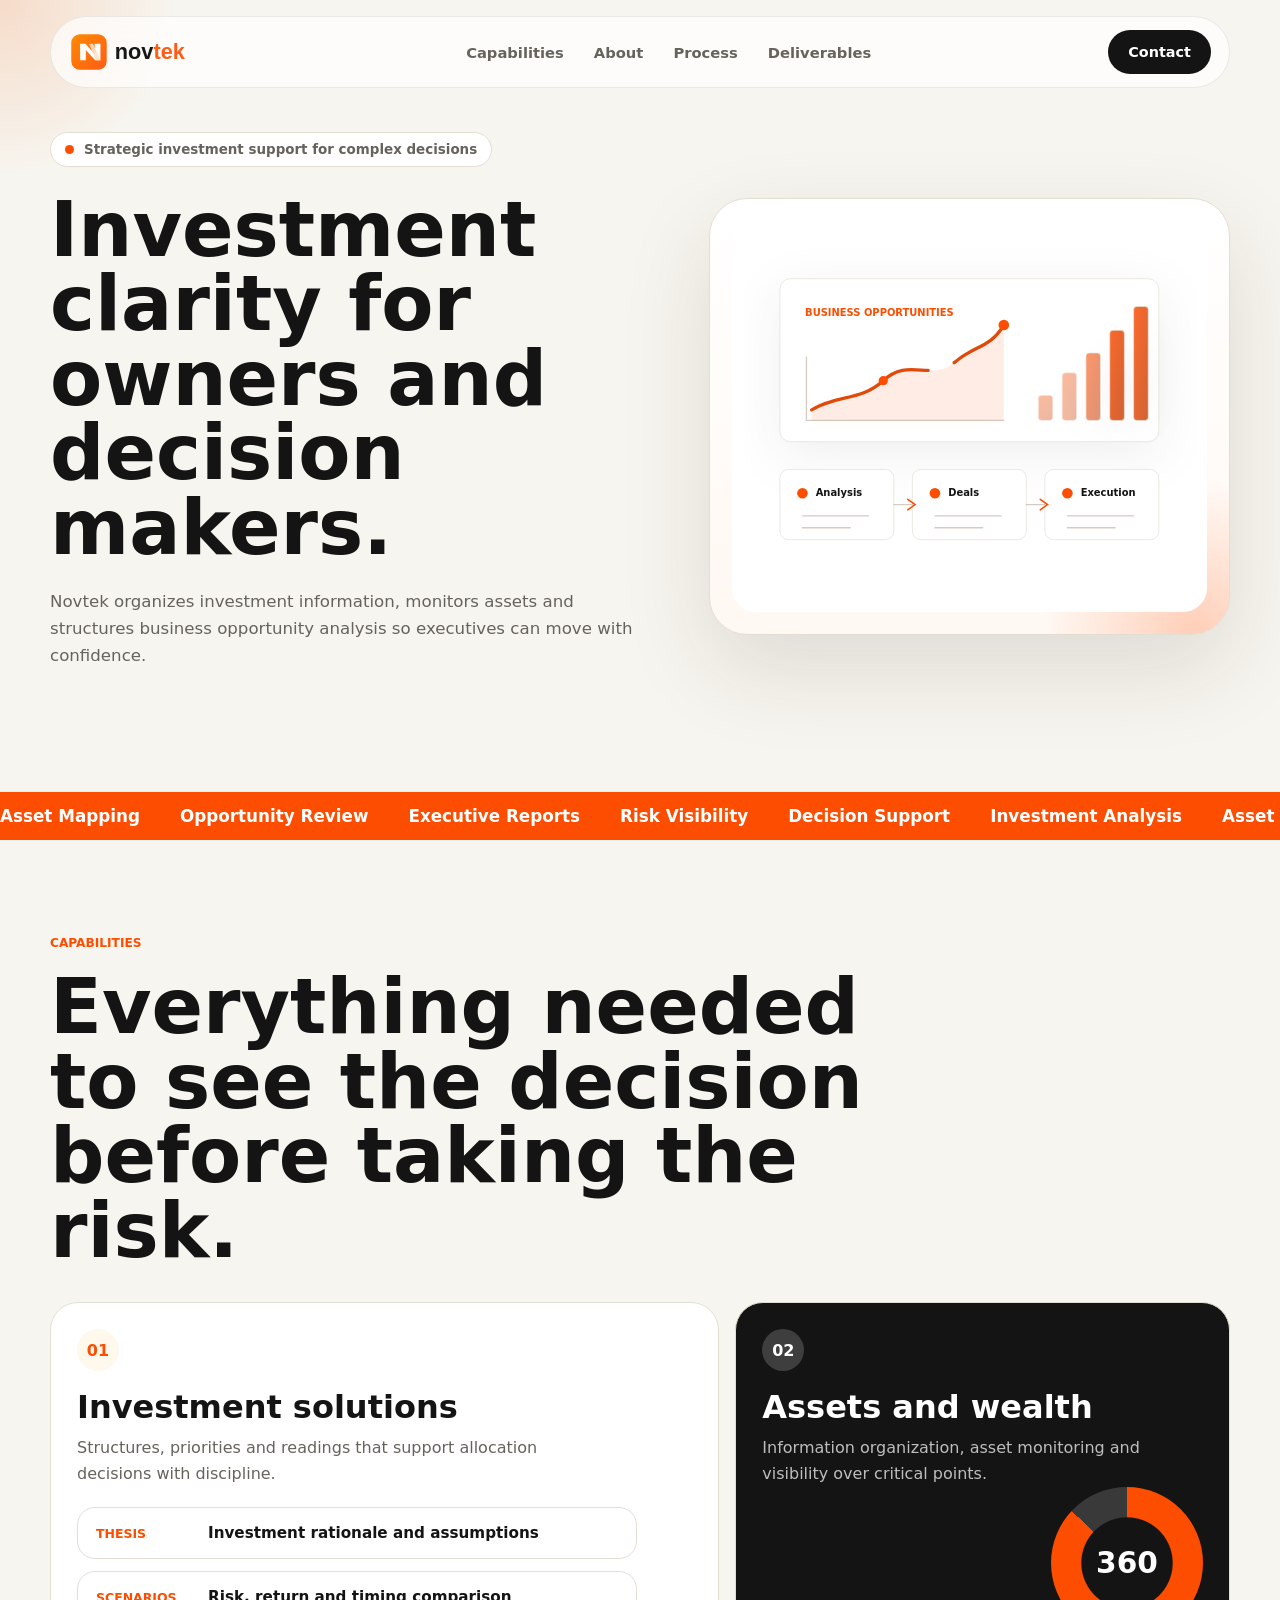
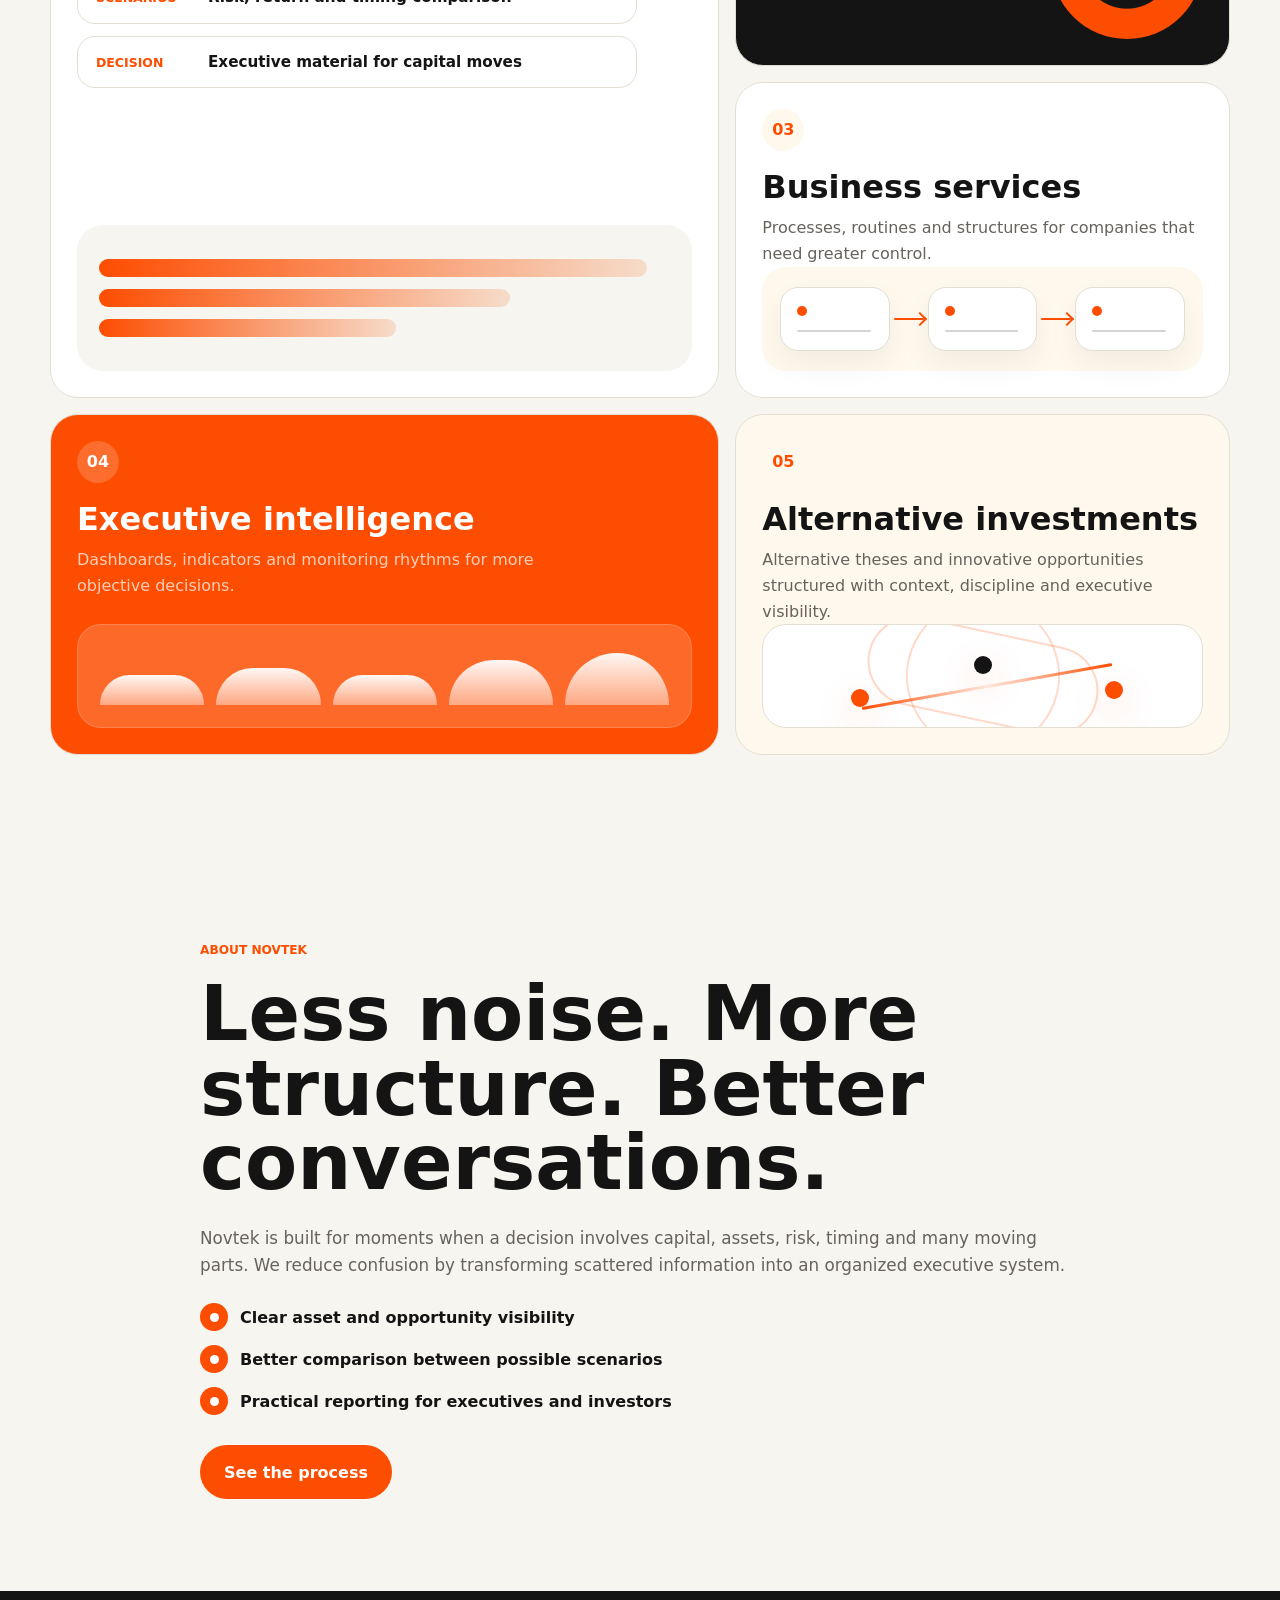
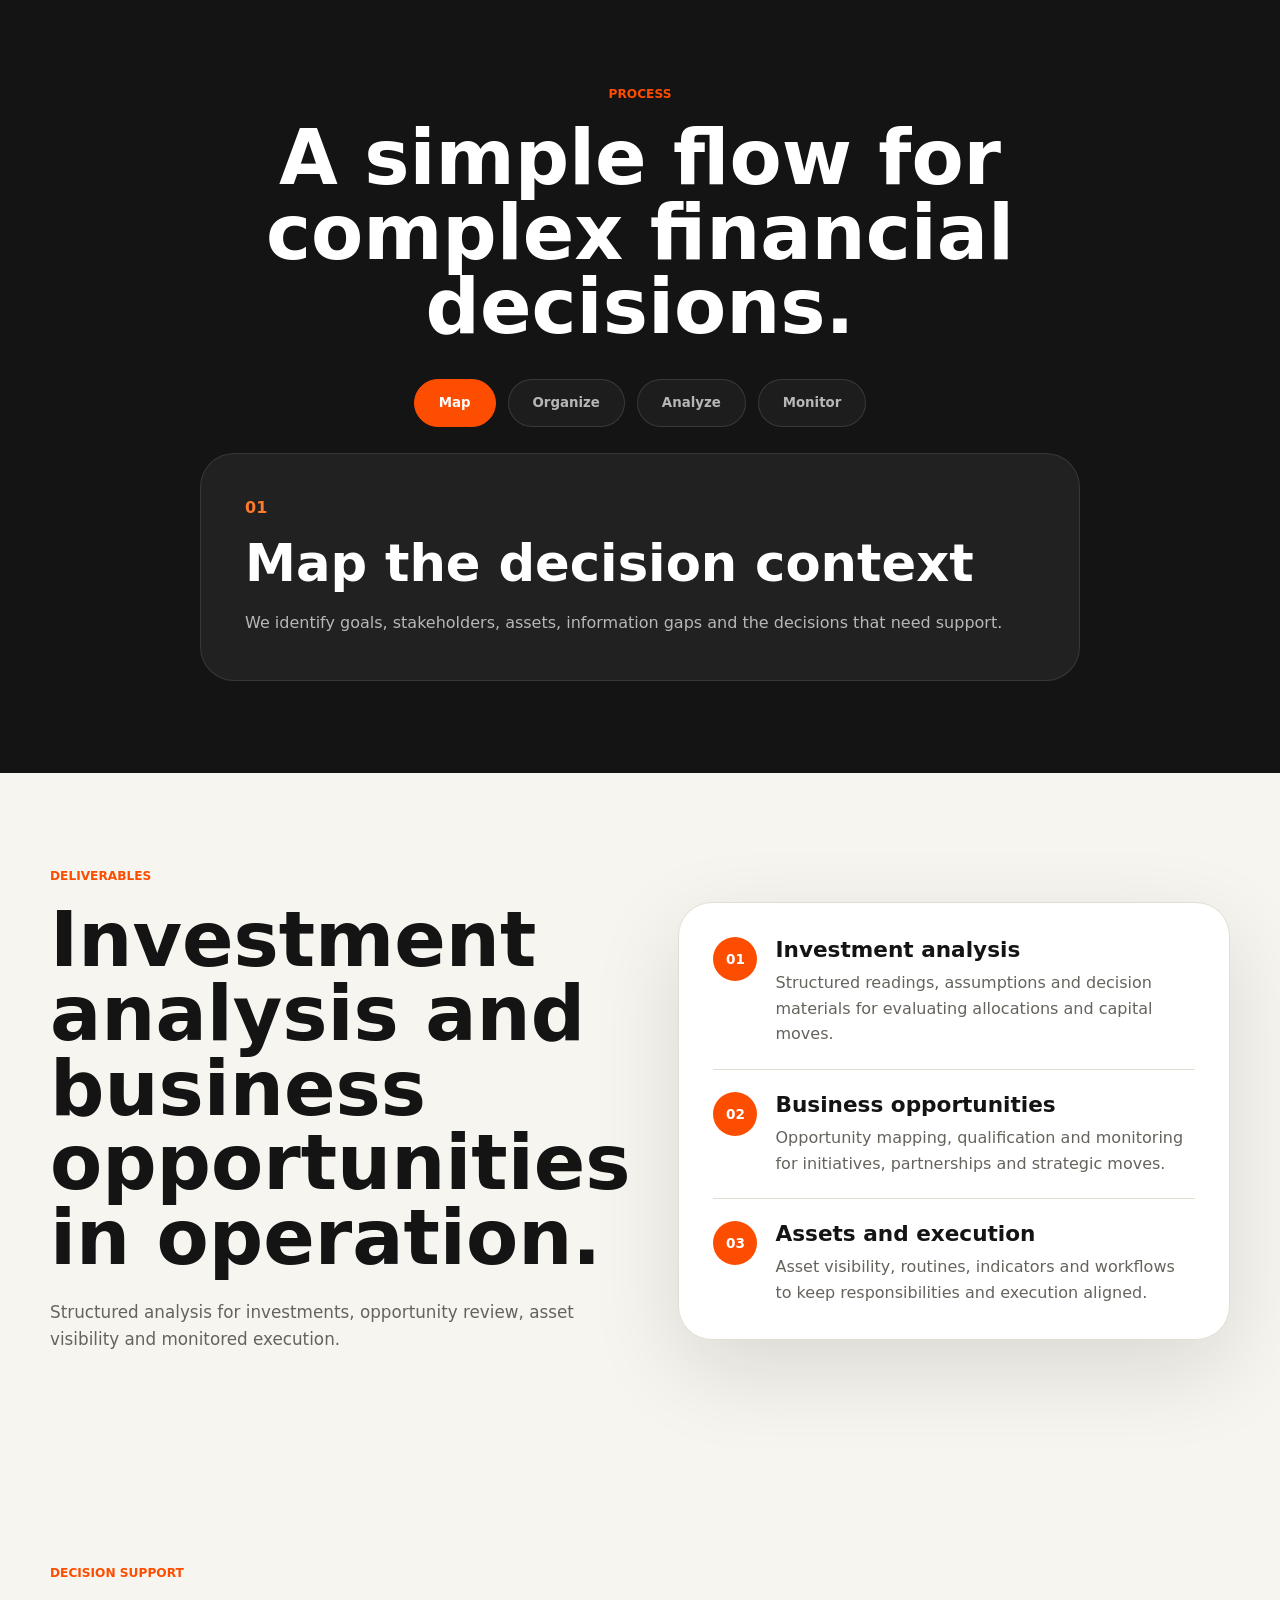
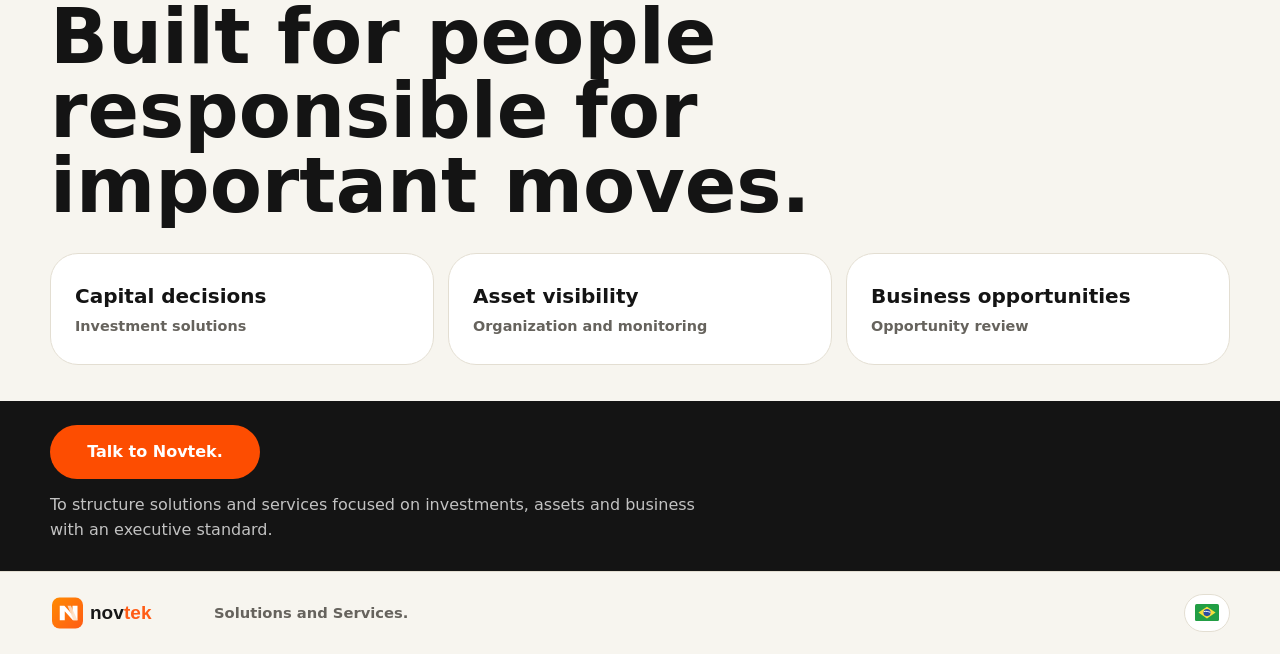
<file: index.html>
<!doctype html>
<html lang="en">
  <head>
    <meta charset="utf-8">
    <meta name="viewport" content="width=device-width, initial-scale=1">
    <title>Novtek | Solutions and Services</title>
    <meta
      name="description"
      content="Novtek structures solutions and services for investments, assets and business with executive intelligence, clear processes and consistent monitoring."
    >
    <meta property="og:title" content="Novtek | Solutions and Services">
    <meta
      property="og:description"
      content="Novtek structures solutions and services for investments, assets and business with executive intelligence, clear processes and consistent monitoring."
    >
    <meta property="og:type" content="website">
    <meta name="twitter:card" content="summary">
    <meta name="twitter:title" content="Novtek | Solutions and Services">
    <meta
      name="twitter:description"
      content="Novtek structures solutions and services for investments, assets and business with executive intelligence, clear processes and consistent monitoring."
    >
    <meta name="theme-color" content="#f7f5ef">
    <link rel="icon" href="assets/novtek-favicon.svg?v=6" type="image/svg+xml">
    <link rel="preload" href="assets/novtek-wordmark-logo-v1.svg?v=6" as="image" type="image/svg+xml">
    <link rel="preload" href="assets/brand/novtek-wordmark-white.svg?v=1" as="image" type="image/svg+xml">
    <link rel="stylesheet" href="styles.css?v=9">
  </head>
  <body class="is-loading">
    <div class="preloader" id="preloader" aria-hidden="true">
      <img src="assets/brand/novtek-wordmark-white.svg?v=1" alt="" class="preloader-logo">
    </div>

    <div class="cursor-glow" id="cursorGlow" aria-hidden="true"></div>

    <header class="site-header" id="siteHeader">
      <div class="container header-inner">
        <a href="#home" class="brand" aria-label="Novtek home">
          <img src="assets/novtek-wordmark-logo-v1.svg?v=6" alt="Novtek" class="brand-logo">
        </a>

        <nav class="desktop-nav" aria-label="Main navigation">
          <a href="#features" data-i18n="nav.features">Capabilities</a>
          <a href="#about" data-i18n="nav.about">About</a>
          <a href="#process" data-i18n="nav.process">Process</a>
          <a href="#deliverables" data-i18n="nav.deliverables">Deliverables</a>
        </nav>

        <a href="#contact" class="header-cta" data-i18n="nav.contact">Contact</a>

      </div>
    </header>

    <main id="home">
      <section class="hero section" aria-labelledby="hero-title">
        <div class="container hero-grid">
          <div class="hero-copy reveal">
            <div class="announcement">
              <span class="pulse"></span>
              <span data-i18n="hero.announcement">Strategic investment support for complex decisions</span>
            </div>

            <h1 id="hero-title" data-i18n="hero.title">Investment clarity for owners and decision makers.</h1>

            <p data-i18n="hero.lede">
              Novtek organizes investment information, monitors assets and structures business opportunity analysis so executives can move with confidence.
            </p>

          </div>

          <div class="system-panel reveal delay-1" aria-label="Novtek business opportunities graph">
            <svg class="process-map" viewBox="0 0 680 560" role="img" aria-label="Business opportunities graph with market line chart, growing bars and opportunity flow">
              <defs>
                <linearGradient id="signal" x1="0" x2="1" y1="0" y2="1">
                  <stop offset="0" stop-color="#fd4d01"/>
                  <stop offset="1" stop-color="#c74712"/>
                </linearGradient>
                <linearGradient id="signalSoft" x1="0" x2="1" y1="0" y2="1">
                  <stop offset="0" stop-color="#ffd2b8"/>
                  <stop offset="1" stop-color="#fd4d01"/>
                </linearGradient>
              </defs>

              <g class="console-main">
                <rect x="54" y="72" width="572" height="246" rx="16"/>
                <text class="console-kicker" x="92" y="128">Business Opportunities</text>
                <path class="console-axis" d="M94 286H392M94 190V286"/>
                <path class="console-chart-fill" d="M102 270C142 246 174 258 210 226C248 190 282 228 318 198C348 172 370 178 392 142V286H102Z"/>
                <path class="console-curve" d="M102 270C142 246 174 258 210 226C248 190 282 228 318 198C348 172 370 178 392 142"/>
                <circle class="console-dot" cx="210" cy="226" r="7"/>
                <circle class="console-dot" cx="392" cy="142" r="8"/>
                <g class="console-bars">
                  <rect x="444" y="248" width="22" height="38" rx="5"/>
                  <rect x="480" y="214" width="22" height="72" rx="5"/>
                  <rect x="516" y="184" width="22" height="102" rx="5"/>
                  <rect x="552" y="150" width="22" height="136" rx="5"/>
                  <rect x="588" y="114" width="22" height="172" rx="5"/>
                </g>
              </g>

              <g class="console-card">
                <rect x="54" y="360" width="172" height="106" rx="13"/>
                <circle cx="88" cy="396" r="8"/>
                <text class="console-card-title" x="108" y="400">Analysis</text>
                <path d="M88 430H188M88 448H160"/>
              </g>
              <g class="console-card">
                <rect x="254" y="360" width="172" height="106" rx="13"/>
                <circle cx="288" cy="396" r="8"/>
                <text class="console-card-title" x="308" y="400">Deals</text>
                <path d="M288 430H388M288 448H360"/>
              </g>
              <g class="console-card">
                <rect x="454" y="360" width="172" height="106" rx="13"/>
                <circle cx="488" cy="396" r="8"/>
                <text class="console-card-title" x="508" y="400">Execution</text>
                <path d="M488 430H588M488 448H560"/>
              </g>

              <path class="console-flow" d="M226 413H254M426 413H454"/>
              <g class="console-arrows">
                <path d="M247 405L258 413L247 421"/>
                <path d="M447 405L458 413L447 421"/>
              </g>
            </svg>
          </div>
        </div>
      </section>

      <section class="logo-strip" aria-label="Novtek capabilities">
        <div class="strip-track">
          <span data-i18n="strip.one">Asset Mapping</span>
          <span data-i18n="strip.two">Opportunity Review</span>
          <span data-i18n="strip.three">Executive Reports</span>
          <span data-i18n="strip.four">Risk Visibility</span>
          <span data-i18n="strip.five">Decision Support</span>
          <span data-i18n="strip.six">Investment Analysis</span>
          <span data-i18n="strip.one">Asset Mapping</span>
          <span data-i18n="strip.two">Opportunity Review</span>
          <span data-i18n="strip.three">Executive Reports</span>
          <span data-i18n="strip.four">Risk Visibility</span>
        </div>
      </section>

      <section class="section features" id="features" aria-labelledby="features-title">
        <div class="container">
          <div class="section-heading reveal">
            <span class="eyebrow" data-i18n="features.label">Capabilities</span>
            <h2 id="features-title" data-i18n="features.title">Everything needed to see the decision before taking the risk.</h2>
          </div>

          <div class="feature-grid">
            <article class="feature-card large reveal">
              <div class="feature-icon">01</div>
              <h3 data-i18n="features.card1.title">Investment solutions</h3>
              <p data-i18n="features.card1.copy">Structures, priorities and readings that support allocation decisions with discipline.</p>
              <div class="feature-points">
                <div>
                  <span data-i18n="features.card1.point1.label">Thesis</span>
                  <strong data-i18n="features.card1.point1.value">Investment rationale and assumptions</strong>
                </div>
                <div>
                  <span data-i18n="features.card1.point2.label">Scenarios</span>
                  <strong data-i18n="features.card1.point2.value">Risk, return and timing comparison</strong>
                </div>
                <div>
                  <span data-i18n="features.card1.point3.label">Decision</span>
                  <strong data-i18n="features.card1.point3.value">Executive material for capital moves</strong>
                </div>
              </div>
              <div class="feature-visual" aria-hidden="true">
                <div class="stack-line wide"></div>
                <div class="stack-line"></div>
                <div class="stack-line short"></div>
              </div>
            </article>

            <article class="feature-card dark reveal delay-1">
              <div class="feature-icon">02</div>
              <h3 data-i18n="features.card2.title">Assets and wealth</h3>
              <p data-i18n="features.card2.copy">Information organization, asset monitoring and visibility over critical points.</p>
              <div class="radial">360</div>
            </article>

            <article class="feature-card reveal delay-2">
              <div class="feature-icon">03</div>
              <h3 data-i18n="features.card3.title">Business services</h3>
              <p data-i18n="features.card3.copy">Processes, routines and structures for companies that need greater control.</p>
              <div class="feature-flow" aria-hidden="true">
                <span></span>
                <i></i>
                <span></span>
                <i></i>
                <span></span>
              </div>
            </article>

            <article class="feature-card orange reveal delay-3">
              <div class="feature-icon">04</div>
              <h3 data-i18n="features.card4.title">Executive intelligence</h3>
              <p data-i18n="features.card4.copy">Dashboards, indicators and monitoring rhythms for more objective decisions.</p>
              <div class="feature-dashboard" aria-hidden="true">
                <span style="height: 42%"></span>
                <span style="height: 64%"></span>
                <span style="height: 50%"></span>
                <span style="height: 78%"></span>
                <span style="height: 90%"></span>
              </div>
            </article>

            <article class="feature-card alternative reveal delay-2">
              <div class="feature-icon">05</div>
              <h3 data-i18n="features.card5.title">Alternative investments</h3>
              <p data-i18n="features.card5.copy">Alternative theses and innovative opportunities structured with context, discipline and executive visibility.</p>
              <div class="alternative-visual" aria-hidden="true">
                <span></span>
                <span></span>
                <span></span>
                <i></i>
              </div>
            </article>
          </div>
        </div>
      </section>

      <section class="section split-section" id="about" aria-labelledby="about-title">
        <div class="container split-grid about-grid">
          <div class="split-copy reveal delay-1">
            <span class="eyebrow" data-i18n="about.label">About Novtek</span>
            <h2 id="about-title" data-i18n="about.title">Less noise. More structure. Better conversations.</h2>
            <p data-i18n="about.copy">
              Novtek is built for moments when a decision involves capital, assets, risk, timing and many moving parts.
              We reduce confusion by transforming scattered information into an organized executive system.
            </p>

            <div class="check-list">
              <div><span></span><strong data-i18n="about.item1">Clear asset and opportunity visibility</strong></div>
              <div><span></span><strong data-i18n="about.item2">Better comparison between possible scenarios</strong></div>
              <div><span></span><strong data-i18n="about.item3">Practical reporting for executives and investors</strong></div>
            </div>

            <a href="#process" class="btn btn-primary magnetic" data-i18n="about.cta">See the process</a>
          </div>
        </div>
      </section>

      <section class="section process" id="process" aria-labelledby="process-title">
        <div class="container">
          <div class="section-heading centered reveal">
            <span class="eyebrow" data-i18n="process.label">Process</span>
            <h2 id="process-title" data-i18n="process.title">A simple flow for complex financial decisions.</h2>
          </div>

          <div class="process-tabs reveal delay-1">
            <button class="tab active" type="button" data-tab="map" data-i18n="process.tab1">Map</button>
            <button class="tab" type="button" data-tab="organize" data-i18n="process.tab2">Organize</button>
            <button class="tab" type="button" data-tab="analyze" data-i18n="process.tab3">Analyze</button>
            <button class="tab" type="button" data-tab="monitor" data-i18n="process.tab4">Monitor</button>
          </div>

          <div class="tab-panels reveal delay-2">
            <div class="tab-panel active" id="map">
              <span>01</span>
              <h3 data-i18n="process.panel1.title">Map the decision context</h3>
              <p data-i18n="process.panel1.copy">We identify goals, stakeholders, assets, information gaps and the decisions that need support.</p>
            </div>

            <div class="tab-panel" id="organize">
              <span>02</span>
              <h3 data-i18n="process.panel2.title">Organize the information</h3>
              <p data-i18n="process.panel2.copy">We create a clear structure for documents, indicators, responsibilities and priority items.</p>
            </div>

            <div class="tab-panel" id="analyze">
              <span>03</span>
              <h3 data-i18n="process.panel3.title">Analyze scenarios and risks</h3>
              <p data-i18n="process.panel3.copy">We compare possibilities, highlight trade-offs and turn information into executive direction.</p>
            </div>

            <div class="tab-panel" id="monitor">
              <span>04</span>
              <h3 data-i18n="process.panel4.title">Monitor the execution</h3>
              <p data-i18n="process.panel4.copy">We keep the decision alive with dashboards, review routines and follow-up visibility.</p>
            </div>
          </div>
        </div>
      </section>

      <section class="section insights" id="deliverables" aria-labelledby="deliverables-title">
        <div class="container insights-grid">
          <div class="insight-copy reveal">
            <span class="eyebrow" data-i18n="deliverables.label">Deliverables</span>
            <h2 id="deliverables-title" data-i18n="deliverables.title">Investment analysis and business opportunities in operation.</h2>
            <p data-i18n="deliverables.copy">
              Structured analysis for investments, opportunity review, asset visibility and monitored execution.
            </p>
          </div>

          <div class="calculator reveal delay-1">
            <div class="deliverable-item">
              <span>01</span>
              <div>
                <h3 data-i18n="deliverables.card1.title">Investment analysis</h3>
                <p data-i18n="deliverables.card1.copy">Structured readings, assumptions and decision materials for evaluating allocations and capital moves.</p>
              </div>
            </div>
            <div class="deliverable-item">
              <span>02</span>
              <div>
                <h3 data-i18n="deliverables.card2.title">Business opportunities</h3>
                <p data-i18n="deliverables.card2.copy">Opportunity mapping, qualification and monitoring for initiatives, partnerships and strategic moves.</p>
              </div>
            </div>
            <div class="deliverable-item">
              <span>03</span>
              <div>
                <h3 data-i18n="deliverables.card3.title">Assets and execution</h3>
                <p data-i18n="deliverables.card3.copy">Asset visibility, routines, indicators and workflows to keep responsibilities and execution aligned.</p>
              </div>
            </div>
          </div>
        </div>
      </section>

      <section class="section testimonials">
        <div class="container">
          <div class="section-heading reveal">
            <span class="eyebrow" data-i18n="support.label">Decision support</span>
            <h2 data-i18n="support.title">Built for people responsible for important moves.</h2>
          </div>

          <div class="review-grid">
            <article class="review-card reveal">
              <strong data-i18n="support.card1.title">Capital decisions</strong>
              <span data-i18n="support.card1.meta">Investment solutions</span>
            </article>

            <article class="review-card reveal delay-1">
              <strong data-i18n="support.card2.title">Asset visibility</strong>
              <span data-i18n="support.card2.meta">Organization and monitoring</span>
            </article>

            <article class="review-card reveal delay-2">
              <strong data-i18n="support.card3.title">Business opportunities</strong>
              <span data-i18n="support.card3.meta">Opportunity review</span>
            </article>
          </div>
        </div>
      </section>

      <section class="final-cta section" id="contact">
        <div class="container">
          <div class="cta-panel reveal">
            <a href="mailto:contact@novtek.us" class="btn btn-light magnetic" data-i18n="contact.button">Talk to Novtek.</a>
            <p data-i18n="contact.copy">To structure solutions and services focused on investments, assets and business with an executive standard.</p>
          </div>
        </div>
      </section>
    </main>

    <footer class="footer">
      <div class="container footer-inner">
        <img src="assets/novtek-wordmark-logo-v1.svg?v=6" alt="Novtek" class="footer-logo">
        <span data-i18n="footer.copy">Solutions and Services.</span>
        <button type="button" class="footer-language" aria-label="Change language to Brazilian Portuguese" onclick="toggleLanguage()">
          <svg viewBox="0 0 28 20" aria-hidden="true" focusable="false">
            <rect width="28" height="20" rx="2" fill="#229e45"/>
            <path d="M14 3.2 24 10 14 16.8 4 10 14 3.2Z" fill="#f7df3e"/>
            <circle cx="14" cy="10" r="4.15" fill="#2b4ca3"/>
            <path d="M10.3 8.8c2.8-.5 5.4-.1 7.6 1" fill="none" stroke="#fff" stroke-width="1.1"/>
          </svg>
        </button>
      </div>
    </footer>

    <script src="script.js?v=5"></script>
  </body>
</html>
</file>
<file: styles.css>
* {
  margin: 0;
  padding: 0;
  box-sizing: border-box;
}

:root {
  --bg: #f7f5ef;
  --surface: #ffffff;
  --dark: #141414;
  --dark-2: #202020;
  --muted: #66635d;
  --line: #e3ded2;
  --orange: #fd4d01;
  --orange-2: #ff7a2a;
  --cream: #fff8ec;
  --radius: 28px;
  --shadow: 0 30px 90px rgba(20, 20, 20, .12);
}

html {
  scroll-behavior: smooth;
}

body {
  font-family: "Inter", sans-serif;
  background: var(--bg);
  color: var(--dark);
  overflow-x: hidden;
}

body.no-scroll {
  overflow: hidden;
}

a {
  color: inherit;
  text-decoration: none;
}

button,
input {
  font-family: inherit;
}

.container {
  width: min(1180px, calc(100% - 40px));
  margin: 0 auto;
}

.preloader {
  position: fixed;
  inset: 0;
  z-index: 999;
  display: grid;
  place-items: center;
  background: var(--dark);
  color: white;
  transition: opacity .25s ease, visibility .25s ease;
}

.preloader.hide {
  opacity: 0;
  visibility: hidden;
}

.preloader-mark {
  font-weight: 900;
  font-size: clamp(2rem, 8vw, 7rem);
  letter-spacing: -.08em;
  animation: pulseLogo 1.2s ease infinite alternate;
}

@keyframes pulseLogo {
  from { opacity: .35; transform: scale(.96); }
  to { opacity: 1; transform: scale(1); }
}

.cursor-glow {
  position: fixed;
  width: 380px;
  height: 380px;
  pointer-events: none;
  z-index: -1;
  border-radius: 50%;
  background: radial-gradient(circle, rgba(242,106,33,.18), transparent 65%);
  transform: translate(-50%, -50%);
}

.site-header {
  position: fixed;
  top: 16px;
  left: 0;
  width: 100%;
  z-index: 100;
  transition: .3s ease;
}

.site-header.scrolled .header-inner {
  box-shadow: 0 18px 50px rgba(20, 20, 20, .08);
  background: rgba(255, 255, 255, .82);
}

.header-inner {
  height: 72px;
  padding: 0 18px;
  border: 1px solid rgba(20,20,20,.08);
  border-radius: 999px;
  background: rgba(255,255,255,.68);
  backdrop-filter: blur(22px);
  display: flex;
  align-items: center;
  justify-content: space-between;
}

.brand,
.desktop-nav,
.header-cta {
  display: flex;
  align-items: center;
}

.brand {
  gap: 10px;
  font-weight: 900;
  letter-spacing: -.05em;
}

.brand-icon {
  width: 36px;
  height: 36px;
  border-radius: 50%;
  background: var(--orange);
  color: white;
  display: grid;
  place-items: center;
}

.desktop-nav {
  gap: 30px;
  color: var(--muted);
  font-weight: 600;
  font-size: .92rem;
}

.desktop-nav a {
  transition: .25s;
}

.desktop-nav a:hover {
  color: var(--dark);
}

.header-cta {
  height: 44px;
  padding: 0 20px;
  border-radius: 999px;
  background: var(--dark);
  color: white;
  font-weight: 800;
  font-size: .9rem;
}

.menu-toggle {
  display: none;
  width: 44px;
  height: 44px;
  border: 0;
  border-radius: 50%;
  background: var(--dark);
  cursor: pointer;
}

.menu-toggle span {
  display: block;
  width: 18px;
  height: 2px;
  margin: 5px auto;
  background: white;
}

.mobile-nav {
  display: none;
}

.section {
  padding: 115px 0;
  position: relative;
}

.hero {
  padding-top: 170px;
  min-height: 100vh;
  display: flex;
  align-items: center;
}

.hero-bg-orb {
  position: absolute;
  border-radius: 50%;
  filter: blur(20px);
  opacity: .7;
  z-index: -1;
}

.orb-one {
  width: 360px;
  height: 360px;
  background: rgba(242,106,33,.18);
  top: 140px;
  right: 10%;
}

.orb-two {
  width: 260px;
  height: 260px;
  background: rgba(255,255,255,.9);
  bottom: 80px;
  left: 8%;
}

.hero-grid {
  display: grid;
  grid-template-columns: 1.08fr .92fr;
  gap: 70px;
  align-items: center;
}

.announcement {
  width: fit-content;
  display: flex;
  align-items: center;
  gap: 10px;
  padding: 9px 14px;
  margin-bottom: 26px;
  border-radius: 999px;
  background: white;
  border: 1px solid var(--line);
  color: var(--muted);
  font-weight: 700;
  font-size: .84rem;
}

.pulse {
  width: 9px;
  height: 9px;
  border-radius: 50%;
  background: var(--orange);
  box-shadow: 0 0 0 0 rgba(242,106,33,.6);
  animation: pulseDot 1.6s infinite;
}

@keyframes pulseDot {
  70% { box-shadow: 0 0 0 10px rgba(242,106,33,0); }
  100% { box-shadow: 0 0 0 0 rgba(242,106,33,0); }
}

.hero h1,
.section-heading h2,
.split-copy h2,
.process h2,
.insight-copy h2,
.faq h2,
.cta-panel h2 {
  font-size: clamp(3rem, 6.5vw, 6.8rem);
  line-height: .9;
  letter-spacing: -.085em;
}

.hero p {
  max-width: 650px;
  margin: 30px 0 36px;
  color: var(--muted);
  font-size: 1.14rem;
  line-height: 1.7;
}

.hero-actions,
.hero-metrics {
  display: flex;
  gap: 14px;
  flex-wrap: wrap;
}

.btn {
  height: 54px;
  padding: 0 24px;
  border-radius: 999px;
  display: inline-flex;
  align-items: center;
  justify-content: center;
  font-weight: 900;
  transition: transform .25s ease, background .25s ease, color .25s ease;
}

.btn:hover {
  transform: translateY(-3px);
}

.btn-primary {
  background: var(--orange);
  color: white;
}

.btn-ghost {
  background: white;
  border: 1px solid var(--line);
}

.btn-light {
  background: white;
  color: var(--orange);
}

.hero-metrics {
  margin-top: 48px;
}

.hero-metrics div {
  min-width: 140px;
  padding-right: 24px;
  border-right: 1px solid var(--line);
}

.hero-metrics div:last-child {
  border-right: 0;
}

.hero-metrics strong {
  display: block;
  font-size: 2.2rem;
  letter-spacing: -.05em;
}

.hero-metrics span {
  color: var(--muted);
  font-size: .88rem;
  font-weight: 600;
}

.dashboard-shell {
  position: relative;
  min-height: 560px;
}

.dashboard-card,
.mini-card {
  border: 1px solid rgba(255,255,255,.12);
  box-shadow: var(--shadow);
}

.main-card {
  position: absolute;
  inset: 55px 20px auto 20px;
  min-height: 430px;
  padding: 30px;
  border-radius: 38px;
  background: var(--dark);
  color: white;
}

.floating {
  animation: floatCard 4s ease-in-out infinite;
}

@keyframes floatCard {
  0%,100% { transform: translateY(0); }
  50% { transform: translateY(-14px); }
}

.card-head,
.asset-row {
  display: flex;
  justify-content: space-between;
  align-items: center;
}

.card-head {
  padding-bottom: 24px;
  border-bottom: 1px solid rgba(255,255,255,.12);
}

.card-head span,
.asset-row span,
.mini-card span {
  color: rgba(255,255,255,.62);
}

.card-head strong {
  color: var(--orange-2);
}

.chart {
  height: 180px;
  margin: 34px 0;
  padding: 20px;
  display: flex;
  align-items: end;
  gap: 12px;
  border-radius: 24px;
  background: rgba(255,255,255,.05);
}

.chart span {
  flex: 1;
  border-radius: 999px 999px 0 0;
  background: linear-gradient(to top, var(--orange), var(--orange-2));
  animation: growBar 1.4s ease both;
}

@keyframes growBar {
  from { height: 0; }
}

.asset-row {
  padding: 16px 0;
  border-top: 1px solid rgba(255,255,255,.09);
}

.mini-card {
  position: absolute;
  padding: 20px;
  border-radius: 24px;
  background: white;
  color: var(--dark);
}

.mini-card span {
  display: block;
  color: var(--muted);
  margin-bottom: 8px;
  font-size: .86rem;
  font-weight: 700;
}

.mini-card strong {
  font-size: 1.3rem;
  letter-spacing: -.04em;
}

.mini-card-one {
  top: 0;
  right: 0;
}

.mini-card-two {
  left: 0;
  bottom: 36px;
}

.logo-strip {
  overflow: hidden;
  background: var(--orange);
  color: white;
  padding: 20px 0;
}

.strip-track {
  display: flex;
  gap: 40px;
  width: max-content;
  animation: marquee 24s linear infinite;
}

.strip-track span {
  font-size: 1.2rem;
  font-weight: 900;
  white-space: nowrap;
}

@keyframes marquee {
  to { transform: translateX(-50%); }
}

.eyebrow {
  display: inline-flex;
  color: var(--orange);
  text-transform: uppercase;
  font-size: .76rem;
  font-weight: 900;
  letter-spacing: .14em;
  margin-bottom: 20px;
}

.section-heading {
  max-width: 830px;
  margin-bottom: 48px;
}

.section-heading.centered {
  text-align: center;
  margin-left: auto;
  margin-right: auto;
}

.feature-grid {
  display: grid;
  grid-template-columns: 1.15fr .85fr;
  gap: 20px;
}

.feature-card {
  min-height: 310px;
  padding: 30px;
  border-radius: var(--radius);
  background: white;
  border: 1px solid var(--line);
  transition: transform .35s ease, box-shadow .35s ease;
  overflow: hidden;
  position: relative;
  display: flex;
  flex-direction: column;
}

.feature-card:hover {
  transform: translateY(-8px);
  box-shadow: var(--shadow);
}

.feature-card.large {
  grid-row: span 2;
  min-height: 640px;
}

.feature-card.dark {
  background: var(--dark);
  color: white;
}

.feature-card.orange {
  background: var(--orange);
  color: white;
}

.feature-card.alternative {
  background: var(--cream);
}

.feature-icon {
  width: 46px;
  height: 46px;
  margin-bottom: 26px;
  border-radius: 50%;
  display: grid;
  place-items: center;
  background: var(--cream);
  color: var(--orange);
  font-weight: 900;
}

.feature-card.dark .feature-icon,
.feature-card.orange .feature-icon {
  background: rgba(255,255,255,.18);
  color: white;
}

.feature-card h3 {
  font-size: clamp(1.6rem, 3vw, 3rem);
  letter-spacing: -.06em;
  line-height: 1;
  margin-bottom: 16px;
}

.feature-card p {
  color: var(--muted);
  max-width: 520px;
  line-height: 1.7;
}

.feature-card.dark p,
.feature-card.orange p {
  color: rgba(255,255,255,.72);
}

.feature-card.alternative p {
  color: var(--muted);
}

.feature-points {
  display: grid;
  gap: 12px;
  max-width: 560px;
  margin-top: 28px;
}

.feature-points div {
  display: grid;
  grid-template-columns: 96px 1fr;
  gap: 16px;
  align-items: center;
  padding: 15px 18px;
  border: 1px solid var(--line);
  border-radius: 18px;
  background: rgba(255,255,255,.66);
}

.feature-points span {
  color: var(--orange);
  font-size: .78rem;
  font-weight: 900;
  text-transform: uppercase;
}

.feature-points strong {
  color: var(--dark);
  font-size: .95rem;
  line-height: 1.35;
}

.feature-visual {
  margin-top: auto;
  padding: 28px;
  border-radius: 26px;
  background: var(--bg);
}

.stack-line {
  height: 18px;
  width: 72%;
  margin: 12px 0;
  border-radius: 999px;
  background: linear-gradient(90deg, var(--orange), rgba(242,106,33,.18));
}

.stack-line.wide {
  width: 96%;
}

.stack-line.short {
  width: 52%;
}

.radial {
  position: absolute;
  right: 28px;
  bottom: 28px;
  width: 128px;
  height: 128px;
  border-radius: 50%;
  display: grid;
  place-items: center;
  background: conic-gradient(var(--orange) 87%, rgba(255,255,255,.14) 0);
  font-size: 1.7rem;
  font-weight: 900;
}

.feature-flow,
.feature-dashboard {
  margin-top: auto;
  min-height: 118px;
  border-radius: 24px;
}

.feature-flow {
  display: grid;
  grid-template-columns: 1fr 30px 1fr 30px 1fr;
  align-items: center;
  gap: 4px;
  padding: 18px;
  background: var(--cream);
}

.feature-flow span {
  position: relative;
  height: 64px;
  border: 1px solid var(--line);
  border-radius: 18px;
  background: white;
  box-shadow: 0 14px 30px rgba(20,20,20,.05);
}

.feature-flow span::before {
  content: "";
  position: absolute;
  left: 16px;
  top: 18px;
  width: 10px;
  height: 10px;
  border-radius: 50%;
  background: var(--orange);
}

.feature-flow span::after {
  content: "";
  position: absolute;
  left: 16px;
  right: 18px;
  bottom: 18px;
  height: 2px;
  border-radius: 999px;
  background: rgba(21,21,21,.18);
}

.feature-flow i {
  position: relative;
  height: 2px;
  border-radius: 999px;
  background: var(--orange);
}

.feature-flow i::after {
  content: "";
  position: absolute;
  right: -1px;
  top: 50%;
  width: 8px;
  height: 8px;
  border-top: 2px solid var(--orange);
  border-right: 2px solid var(--orange);
  transform: translateY(-50%) rotate(45deg);
}

.feature-dashboard {
  display: flex;
  align-items: end;
  gap: 12px;
  padding: 22px;
  background: rgba(255,255,255,.16);
  border: 1px solid rgba(255,255,255,.18);
}

.feature-dashboard span {
  flex: 1;
  min-height: 30px;
  border-radius: 999px 999px 8px 8px;
  background: linear-gradient(180deg, rgba(255,255,255,.95), rgba(255,255,255,.42));
  animation: growBar 1.4s ease both;
}

.alternative-visual {
  position: relative;
  margin-top: auto;
  min-height: 136px;
  border-radius: 24px;
  background: white;
  border: 1px solid var(--line);
  overflow: hidden;
}

.alternative-visual::before,
.alternative-visual::after {
  content: "";
  position: absolute;
  border-radius: 999px;
  border: 2px solid rgba(253,77,1,.22);
}

.alternative-visual::before {
  width: 150px;
  height: 150px;
  left: 50%;
  top: 50%;
  transform: translate(-50%, -50%) rotate(-18deg);
}

.alternative-visual::after {
  width: 230px;
  height: 86px;
  left: 50%;
  top: 50%;
  transform: translate(-50%, -50%) rotate(12deg);
}

.alternative-visual span {
  position: absolute;
  width: 18px;
  height: 18px;
  border-radius: 50%;
  background: var(--orange);
  box-shadow: 0 12px 34px rgba(253,77,1,.28);
}

.alternative-visual span:nth-child(1) {
  left: 20%;
  top: 62%;
}

.alternative-visual span:nth-child(2) {
  left: 48%;
  top: 30%;
  background: var(--dark);
}

.alternative-visual span:nth-child(3) {
  right: 18%;
  top: 54%;
}

.alternative-visual i {
  position: absolute;
  left: 22%;
  right: 20%;
  top: 58%;
  height: 3px;
  border-radius: 999px;
  background: linear-gradient(90deg, var(--orange), rgba(253,77,1,.12), var(--orange));
  transform: rotate(-10deg);
}

.split-grid,
.insights-grid,
.faq-grid {
  display: grid;
  grid-template-columns: .95fr 1.05fr;
  gap: 70px;
  align-items: center;
}

.about-grid {
  display: block;
}

.about-grid .split-copy {
  max-width: 880px;
  margin: 0 auto;
}

.phone-panel {
  min-height: 620px;
  border-radius: 38px;
  background: var(--dark);
  display: grid;
  place-items: center;
  overflow: hidden;
  position: relative;
}

.phone-panel::before {
  content: "";
  position: absolute;
  width: 360px;
  height: 360px;
  border-radius: 50%;
  background: rgba(242,106,33,.24);
  filter: blur(24px);
}

.phone {
  position: relative;
  width: min(310px, 78%);
  min-height: 520px;
  padding: 14px;
  border-radius: 44px;
  background: #0d0d0d;
  border: 1px solid rgba(255,255,255,.18);
  box-shadow: 0 35px 80px rgba(0,0,0,.35);
}

.phone-top {
  width: 94px;
  height: 24px;
  border-radius: 999px;
  margin: 0 auto 22px;
  background: #000;
}

.phone-content {
  min-height: 445px;
  padding: 24px;
  border-radius: 32px;
  background: #f8f5ee;
}

.phone-label {
  color: var(--orange);
  font-size: .72rem;
  font-weight: 900;
}

.phone h3 {
  margin: 12px 0 24px;
  font-size: 2.3rem;
  letter-spacing: -.07em;
}

.phone-item {
  display: flex;
  justify-content: space-between;
  margin: 12px 0;
  padding: 16px;
  border-radius: 18px;
  background: white;
  font-size: .9rem;
}

.phone-item span {
  color: var(--muted);
  font-weight: 700;
}

.split-copy p,
.insight-copy p {
  color: var(--muted);
  line-height: 1.8;
  margin: 24px 0;
  font-size: 1.05rem;
}

.check-list {
  display: grid;
  gap: 14px;
  margin-bottom: 30px;
}

.check-list div {
  display: flex;
  gap: 12px;
  align-items: center;
  font-weight: 800;
}

.check-list span {
  width: 28px;
  height: 28px;
  border-radius: 50%;
  background: var(--orange);
  color: white;
  display: grid;
  place-items: center;
}

.process {
  background: var(--dark);
  color: white;
}

.process .section-heading h2 {
  color: white;
}

.process-tabs {
  display: flex;
  justify-content: center;
  gap: 12px;
  margin-bottom: 26px;
  flex-wrap: wrap;
}

.tab {
  height: 48px;
  padding: 0 24px;
  border: 1px solid rgba(255,255,255,.12);
  border-radius: 999px;
  background: rgba(255,255,255,.04);
  color: rgba(255,255,255,.68);
  cursor: pointer;
  font-weight: 900;
}

.tab.active {
  background: var(--orange);
  border-color: var(--orange);
  color: white;
}

.tab-panels {
  max-width: 880px;
  margin: 0 auto;
}

.tab-panel {
  display: none;
  padding: 44px;
  border-radius: 34px;
  background: rgba(255,255,255,.06);
  border: 1px solid rgba(255,255,255,.1);
}

.tab-panel.active {
  display: block;
  animation: fadeUp .35s ease;
}

.tab-panel span {
  color: var(--orange-2);
  font-weight: 900;
}

.tab-panel h3 {
  margin: 16px 0;
  font-size: clamp(2rem, 4vw, 4rem);
  letter-spacing: -.07em;
}

.tab-panel p {
  color: rgba(255,255,255,.68);
  line-height: 1.7;
}

.calculator {
  padding: 34px;
  border-radius: 34px;
  background: white;
  border: 1px solid var(--line);
  box-shadow: var(--shadow);
}

.calculator label {
  display: grid;
  gap: 14px;
  margin-bottom: 28px;
  font-weight: 900;
}

.calculator input {
  accent-color: var(--orange);
}

.calculator label strong {
  font-size: 1.6rem;
  letter-spacing: -.05em;
}

.score-box {
  padding: 26px;
  border-radius: 24px;
  background: var(--dark);
  color: white;
}

.score-box span {
  color: rgba(255,255,255,.62);
  font-weight: 800;
}

.score-box strong {
  display: block;
  margin: 10px 0;
  font-size: 2.5rem;
  letter-spacing: -.07em;
}

.score-box p {
  color: rgba(255,255,255,.7);
  line-height: 1.6;
}

.review-grid {
  display: grid;
  grid-template-columns: repeat(3, 1fr);
  gap: 18px;
}

.review-card {
  padding: 26px 28px;
  min-height: 132px;
  border-radius: var(--radius);
  background: white;
  border: 1px solid var(--line);
  display: flex;
  flex-direction: column;
  justify-content: center;
  gap: 10px;
}

.review-card p {
  font-size: 1.15rem;
  line-height: 1.6;
  letter-spacing: -.02em;
}

.review-card strong {
  margin-top: 0;
}

.review-card span {
  color: var(--muted);
  font-size: .9rem;
}

.faq {
  padding-top: 40px;
}

.accordion {
  display: grid;
  gap: 12px;
}

.accordion-item {
  border: 1px solid var(--line);
  border-radius: 22px;
  background: white;
  overflow: hidden;
}

.accordion-item button {
  width: 100%;
  border: 0;
  background: none;
  padding: 24px;
  display: flex;
  justify-content: space-between;
  cursor: pointer;
  font-weight: 900;
  font-size: 1rem;
  text-align: left;
}

.accordion-content {
  max-height: 0;
  overflow: hidden;
  transition: max-height .3s ease;
}

.accordion-content p {
  padding: 0 24px 24px;
  color: var(--muted);
  line-height: 1.7;
}

.accordion-item.active .accordion-content {
  max-height: 160px;
}

.final-cta {
  padding: 0;
  background: var(--dark);
}

.cta-panel {
  max-width: 760px;
  margin: 0;
  padding: 58px 0 64px;
  border-radius: 0;
  background: transparent;
  color: white;
  text-align: left;
}

.cta-panel p {
  max-width: 680px;
  margin: 28px 0 0;
  color: rgba(255,255,255,.74);
  font-size: 16px;
  line-height: 1.55;
  letter-spacing: -.02em;
}

.footer {
  padding: 36px 0;
  border-top: 1px solid var(--line);
}

.footer-inner {
  display: flex;
  justify-content: space-between;
  color: var(--muted);
}

.footer strong {
  color: var(--dark);
  letter-spacing: -.06em;
}

.reveal {
  opacity: 1;
  transform: none;
  transition: opacity .75s ease, transform .75s ease;
}

.reveal.visible {
  opacity: 1;
  transform: translateY(0);
}

section {
  scroll-margin-top: 110px;
}

.delay-1 { transition-delay: .12s; }
.delay-2 { transition-delay: .22s; }
.delay-3 { transition-delay: .32s; }

@keyframes fadeUp {
  from { opacity: 0; transform: translateY(16px); }
  to { opacity: 1; transform: translateY(0); }
}

@media (max-width: 980px) {
  .desktop-nav,
  .header-cta {
    display: none;
  }

  .menu-toggle {
    display: block;
  }

  .mobile-nav {
    width: min(1180px, calc(100% - 40px));
    margin: 10px auto 0;
    padding: 18px;
    border-radius: 24px;
    background: white;
    border: 1px solid var(--line);
    box-shadow: var(--shadow);
  }

  .mobile-nav.active {
    display: grid;
    gap: 14px;
  }

  .mobile-nav a {
    padding: 12px;
    color: var(--muted);
    font-weight: 800;
  }

  .hero-grid,
  .split-grid,
  .insights-grid,
  .faq-grid {
    grid-template-columns: 1fr;
  }

  .dashboard-shell {
    min-height: 520px;
  }

  .feature-grid,
  .review-grid {
    grid-template-columns: 1fr;
  }

  .feature-card.large {
    min-height: 520px;
  }
}

@media (max-width: 640px) {
  .container {
    width: min(100% - 28px, 1180px);
  }

  .section {
    padding: 78px 0;
  }

  .hero {
    padding-top: 132px;
  }

  .hero h1,
  .section-heading h2,
  .split-copy h2,
  .process h2,
  .insight-copy h2,
  .faq h2,
  .cta-panel h2 {
    font-size: clamp(2.8rem, 15vw, 4.2rem);
  }

  .announcement {
    font-size: .72rem;
  }

  .hero-actions .btn,
  .btn {
    width: 100%;
  }

  .hero-metrics {
    display: grid;
    grid-template-columns: 1fr;
  }

  .hero-metrics div {
    border-right: 0;
    border-bottom: 1px solid var(--line);
    padding-bottom: 18px;
  }

  .main-card {
    inset: 50px 0 auto 0;
  }

  .mini-card-one {
    right: 0;
  }

  .mini-card-two {
    left: 0;
    bottom: 0;
  }

  .feature-card,
  .calculator,
  .tab-panel,
  .cta-panel {
    padding: 26px;
  }

  .feature-card.large {
    min-height: auto;
  }

  .feature-points {
    margin-top: 24px;
  }

  .feature-points div {
    grid-template-columns: 1fr;
    gap: 5px;
    padding: 14px 16px;
  }

  .feature-visual {
    position: relative;
    left: auto;
    right: auto;
    bottom: auto;
    margin-top: 24px;
  }

  .footer-inner {
    flex-direction: column;
    gap: 10px;
  }
}

.brand-logo{
  height:42px;
  width:auto;
  object-fit:contain;
}

.footer-logo{
  height:40px;
  width:auto;
  object-fit:contain;
}

.footer-inner{
  align-items:center;
}

@media(max-width:640px){
  .brand-logo{
    height:34px;
  }

  .footer-logo{
    height:30px;
  }
}


/* Updated logo application */
.preloader {
  background: var(--orange);
}

.preloader-mark {
  display: none;
}

.preloader-logo {
  width: min(360px, 72vw);
  height: auto;
  object-fit: contain;
  filter: brightness(0) invert(1);
  animation: preloaderLogoPulse 1.2s ease infinite alternate;
}

@keyframes preloaderLogoPulse {
  from {
    opacity: .72;
    transform: scale(.96);
  }
  to {
    opacity: 1;
    transform: scale(1);
  }
}

.brand-logo-written {
  height: 34px;
  max-width: 180px;
}

@media(max-width:640px){
  .brand-logo-written {
    height: 28px;
    max-width: 145px;
  }

  .preloader-logo {
    width: min(280px, 72vw);
  }
}


/* Inverted logo sizing */
.brand-logo-written{
  height:48px !important;
  max-width:220px !important;
  object-fit:contain;
}

.preloader-logo{
  width:min(180px,48vw) !important;
  object-fit:contain;
}

/* Novtek production adaptation */
* {
  letter-spacing: 0 !important;
}

body {
  font-family: Inter, ui-sans-serif, system-ui, -apple-system, BlinkMacSystemFont, "Segoe UI", sans-serif;
}

.hero-bg-orb {
  display: none;
}

.hero h1,
.section-heading h2,
.split-copy h2,
.process h2,
.insight-copy h2,
.faq h2,
.cta-panel h2 {
  font-size: 5.15rem;
  line-height: .96;
}

.feature-card h3,
.tab-panel h3,
.phone h3 {
  letter-spacing: 0 !important;
}

.brand-logo {
  height: 48px;
  width: auto;
  max-width: 220px;
}

.preloader {
  background: var(--surface);
}

.preloader-logo {
  filter: none;
  width: 190px !important;
}

.footer-inner {
  align-items: center;
  gap: 24px;
}

.footer-logo {
  height: 42px;
  width: auto;
}

.footer-inner > span {
  color: var(--muted);
  font-size: .92rem;
  font-weight: 700;
}

.footer-language {
  width: 46px;
  height: 38px;
  margin-left: auto;
  border: 1px solid var(--line);
  border-radius: 999px;
  background: var(--surface);
  display: grid;
  place-items: center;
  cursor: pointer;
  transition: transform .25s ease, border-color .25s ease, box-shadow .25s ease;
}

.footer-language:hover {
  transform: translateY(-2px);
  border-color: rgba(242, 106, 33, .36);
  box-shadow: 0 14px 34px rgba(20, 20, 20, .08);
}

.footer-language svg {
  width: 24px;
  height: auto;
  display: block;
}

.deliverable-item {
  display: grid;
  grid-template-columns: auto 1fr;
  gap: 18px;
  padding: 22px 0;
  border-bottom: 1px solid var(--line);
}

.deliverable-item:first-child {
  padding-top: 0;
}

.deliverable-item:last-child {
  padding-bottom: 0;
  border-bottom: 0;
}

.deliverable-item > span {
  width: 44px;
  height: 44px;
  border-radius: 50%;
  background: var(--orange);
  color: #fff;
  display: grid;
  place-items: center;
  font-size: .85rem;
  font-weight: 900;
}

.deliverable-item h3 {
  margin: 0 0 8px;
  font-size: 1.35rem;
}

.deliverable-item p {
  margin: 0;
  color: var(--muted);
  line-height: 1.6;
}

.check-list span::before {
  content: "";
  width: 9px;
  height: 9px;
  border-radius: 50%;
  background: #fff;
}

.announcement {
  max-width: 100%;
}

.hero {
  min-height: auto;
}

.hero .container {
  position: relative;
  z-index: 1;
}

@media (max-width: 980px) {
  .hero h1,
  .section-heading h2,
  .split-copy h2,
  .process h2,
  .insight-copy h2,
  .faq h2,
  .cta-panel h2 {
    font-size: 3.75rem;
  }
}

@media (max-width: 640px) {
  .header-inner {
    height: 62px;
  }

  .brand-logo {
    height: 32px;
    max-width: 152px;
  }

  .hero h1,
  .section-heading h2,
  .split-copy h2,
  .process h2,
  .insight-copy h2,
  .faq h2,
  .cta-panel h2 {
    font-size: 2.75rem;
  }

  .hero p {
    font-size: 1rem;
  }

  .dashboard-shell {
    min-height: 485px;
  }

  .main-card {
    min-height: 390px;
    padding: 24px;
  }

  .chart {
    height: 150px;
    padding: 16px;
    gap: 9px;
  }

  .mini-card {
    max-width: 210px;
  }

  .footer-inner {
    flex-direction: row;
    flex-wrap: wrap;
  }

  .footer-logo {
    height: 30px;
  }

  .footer-language {
    margin-left: 0;
  }
}

@media(max-width:640px){
  .brand-logo-written{
    height:38px !important;
    max-width:180px !important;
  }

  .preloader-logo{
    width:min(140px,42vw) !important;
  }
}


/* Final header sizing adjustment */
.brand-logo-written{
  height:38px !important;
  max-width:170px !important;
}

@media(max-width:640px){
  .brand-logo-written{
    height:30px !important;
    max-width:140px !important;
  }
}


/* Logo final adjustments */
.preloader-logo{
  width:min(260px,62vw) !important;
  height:auto !important;
}

.footer-logo-same-header{
  height:38px !important;
  max-width:170px !important;
  width:auto !important;
  object-fit:contain;
}

@media(max-width:640px){
  .preloader-logo{
    width:min(210px,60vw) !important;
  }

  .footer-logo-same-header{
    height:30px !important;
    max-width:140px !important;
  }
}

/* Annotation polish pass */
.hero-actions {
  align-items: center;
}

.dashboard-card.main-card {
  display: flex;
  flex-direction: column;
}

.dashboard-card.main-card .chart {
  flex: none;
  height: 250px;
  min-height: 250px;
  margin-bottom: 0;
  background:
    linear-gradient(rgba(255,255,255,.055) 1px, transparent 1px),
    linear-gradient(90deg, rgba(255,255,255,.045) 1px, transparent 1px),
    rgba(255,255,255,.055);
  background-size: 100% 33.33%, 20% 100%, auto;
}

.dashboard-card.main-card .chart span {
  max-width: 42px;
  min-height: 34px;
  box-shadow: 0 12px 28px rgba(242, 106, 33, .2);
}

.feature-card.dark {
  display: flex;
  flex-direction: column;
}

.feature-card.dark p {
  padding-right: 0;
}

.radial {
  position: relative;
  right: auto;
  bottom: auto;
  width: 152px;
  height: 152px;
  margin-top: auto;
  align-self: flex-end;
  background:
    radial-gradient(circle at center, var(--dark) 0 42%, transparent 43%),
    conic-gradient(var(--orange) 87%, rgba(255,255,255,.16) 0);
  font-size: 1.85rem;
}

.phone-panel {
  min-height: 720px;
  padding: 28px;
}

.phone {
  width: min(430px, 94%);
  min-height: 630px;
}

.phone-content {
  min-height: 552px;
  padding: 36px;
}

.phone h3 {
  font-size: 3rem;
}

.phone-item {
  padding: 20px 22px;
  font-size: 1rem;
}

.testimonials {
  padding-top: 92px;
  padding-bottom: 92px;
}

.testimonials .section-heading {
  margin-bottom: 30px;
}

.review-card {
  min-height: 118px;
  padding: 24px 28px;
  justify-content: center;
  gap: 10px;
}

.review-card strong {
  margin-top: 0;
  font-size: 1.25rem;
}

.review-card span {
  font-weight: 700;
}

.cta-panel .btn-light {
  background: var(--orange);
  color: #fff;
}

.cta-panel .btn-light:hover {
  background: #df4300;
}

@media (max-width: 980px) {
  .dashboard-card.main-card .chart {
    height: 220px;
    min-height: 220px;
  }

  .phone-panel {
    min-height: 680px;
  }

  .phone {
    width: min(460px, 94%);
  }
}

@media (max-width: 640px) {
  .announcement {
    width: 100%;
    justify-content: flex-start;
    padding: 11px 14px;
    margin-bottom: 28px;
    background: rgba(255, 255, 255, .78);
    backdrop-filter: blur(16px);
    font-size: .82rem;
    line-height: 1.25;
  }

  .hero-actions {
    width: 100%;
  }

  .header-inner {
    justify-content: flex-start;
  }

  .hero-actions .btn {
    width: 100%;
    min-height: 58px;
  }

  .dashboard-shell {
    min-height: 430px;
  }

  .dashboard-card.main-card {
    min-height: 340px;
  }

  .dashboard-card.main-card .chart {
    height: 210px;
    min-height: 210px;
    margin: 24px 0 0;
  }

  .radial {
    width: 132px;
    height: 132px;
    align-self: flex-start;
  }

  .phone-panel {
    min-height: auto;
    padding: 18px;
  }

  .phone {
    width: 100%;
    min-height: 560px;
  }

  .phone-content {
    min-height: 486px;
    padding: 30px;
  }

  .phone h3 {
    font-size: 2.5rem;
  }

  .review-card {
    min-height: auto;
    padding: 22px;
  }

  .final-cta {
    padding-top: 70px;
  }
}

/* Branded opening splash */
body.is-loading {
  overflow: hidden;
}

body.is-loading .site-header,
body.is-loading main,
body.is-loading .footer {
  opacity: 0;
  transform: translateY(24px);
}

.site-header,
main,
.footer {
  transition: opacity .8s ease, transform .8s cubic-bezier(.22, 1, .36, 1);
}

body.site-ready .site-header,
body.site-ready main,
body.site-ready .footer {
  opacity: 1;
  transform: none;
}

.preloader {
  z-index: 9999;
  background: #fd4d01;
  display: grid;
  place-items: center;
  overflow: hidden;
  transform: translateY(0);
  opacity: 1;
  visibility: visible;
  transition:
    transform .95s cubic-bezier(.76, 0, .24, 1),
    border-radius .95s cubic-bezier(.76, 0, .24, 1),
    visibility 0s linear .95s;
}

.preloader::after {
  content: "";
  position: absolute;
  inset: auto 0 0;
  height: 22vh;
  background: linear-gradient(to bottom, rgba(255,255,255,0), rgba(255,255,255,.18));
  opacity: .42;
  pointer-events: none;
}

.preloader-logo {
  width: min(470px, 62vw) !important;
  max-width: 78vw;
  height: auto !important;
  filter: none;
  animation: splashLogoIn .9s cubic-bezier(.22, 1, .36, 1) both;
  transition: opacity .65s ease, transform .95s cubic-bezier(.76, 0, .24, 1);
  will-change: transform, opacity;
}

.preloader.hide {
  transform: translateY(-100%);
  border-radius: 0 0 42px 42px;
  opacity: 1;
  visibility: hidden;
}

.preloader.hide .preloader-logo {
  opacity: 0;
  transform: translateY(-44px) scale(.94);
}

@keyframes splashLogoIn {
  from {
    opacity: 0;
    transform: translateY(18px) scale(.96);
  }
  to {
    opacity: 1;
    transform: translateY(0) scale(1);
  }
}

@media (max-width: 640px) {
  .preloader-logo {
    width: min(340px, 68vw) !important;
  }
}

@media (prefers-reduced-motion: reduce) {
  .preloader,
  .preloader-logo,
  .site-header,
  main,
  .footer {
    animation: none !important;
    transition-duration: .01ms !important;
  }
}

/* Hero v1 business-opportunity graph */
.system-panel {
  position: relative;
  overflow: hidden;
  min-width: 0;
  padding: clamp(16px, 2vw, 22px);
  background:
    linear-gradient(180deg, rgba(255, 255, 255, .94), rgba(255, 247, 241, .9)),
    var(--surface);
  border: 1px solid var(--line);
  border-radius: 38px;
  box-shadow: 0 34px 90px rgba(49, 33, 22, .12);
}

.system-panel::before {
  content: "";
  position: absolute;
  right: -120px;
  bottom: -150px;
  width: 310px;
  height: 310px;
  border-radius: 50%;
  background: radial-gradient(circle, rgba(253, 77, 1, .24), transparent 68%);
}

.process-map {
  position: relative;
  display: block;
  width: 100%;
  height: auto;
  aspect-ratio: 680 / 560;
  padding: 10px;
  background: #fff;
  border-radius: 24px;
}

.console-main rect,
.console-card rect {
  fill: rgba(255, 255, 255, .96);
  stroke: var(--line);
}

.console-main rect {
  filter: drop-shadow(0 20px 38px rgba(45, 34, 26, .07));
}

.console-kicker {
  fill: var(--orange);
  font-size: 15px;
  font-weight: 900;
  text-transform: uppercase;
}

.console-axis,
.console-flow,
.console-arrows path,
.console-card path {
  fill: none;
  stroke: rgba(189, 171, 158, .62);
  stroke-linecap: round;
  stroke-width: 2;
}

.console-chart-fill {
  fill: rgba(253, 77, 1, .1);
  animation: chartGlow 4.8s ease-in-out infinite;
}

.console-curve {
  fill: none;
  stroke: url(#signal);
  stroke-linecap: round;
  stroke-width: 5;
  stroke-dasharray: 190 42;
  animation: flow 7s linear infinite;
}

.console-dot {
  fill: var(--orange);
  animation: pointPulse 3.2s ease-in-out infinite;
  transform-box: fill-box;
  transform-origin: center;
}

.console-dot:nth-of-type(2) {
  animation-delay: -1.2s;
}

.console-bars rect {
  fill: url(#signal);
  opacity: .84;
  animation: barRise 4.4s ease-in-out infinite;
  transform-box: fill-box;
  transform-origin: center bottom;
}

.console-bars rect:nth-child(1),
.console-bars rect:nth-child(2) {
  opacity: .38;
}

.console-bars rect:nth-child(2) {
  animation-delay: -.4s;
}

.console-bars rect:nth-child(3) {
  opacity: .58;
  animation-delay: -.8s;
}

.console-bars rect:nth-child(4) {
  animation-delay: -1.2s;
}

.console-bars rect:nth-child(5) {
  animation-delay: -1.6s;
}

.console-card circle {
  fill: var(--orange);
}

.console-card-title {
  fill: var(--dark);
  font-size: 15px;
  font-weight: 900;
}

.console-arrows path {
  stroke: var(--orange);
  stroke-width: 2.4;
  animation: arrowDrift 2.8s ease-in-out infinite;
}

.console-arrows path:nth-child(2) {
  animation-delay: -1.1s;
}

@keyframes flow {
  to {
    stroke-dashoffset: -84;
  }
}

@keyframes chartGlow {
  0%,
  100% {
    opacity: .72;
  }

  50% {
    opacity: 1;
  }
}

@keyframes barRise {
  0%,
  100% {
    transform: scaleY(.94);
  }

  50% {
    transform: scaleY(1);
  }
}

@keyframes pointPulse {
  0%,
  100% {
    transform: scale(1);
  }

  50% {
    transform: scale(1.22);
  }
}

@keyframes arrowDrift {
  0%,
  100% {
    transform: translateX(0);
  }

  50% {
    transform: translateX(4px);
  }
}

@media (max-width: 640px) {
  .system-panel {
    padding: 12px;
    border-radius: 26px;
  }

  .process-map {
    padding: 8px;
    border-radius: 18px;
  }
}

.cta-panel h2 {
  max-width: 760px;
  margin: 0 auto;
  font-size: clamp(3.4rem, 7vw, 5rem);
  line-height: .94;
}

.cta-panel .btn {
  width: auto;
  min-width: 210px;
}

@media (max-width: 980px) {
  .final-cta {
    padding: 0;
  }

  .cta-panel {
    padding: 52px 0 58px;
    border-radius: 0;
  }

  .cta-panel h2 {
    font-size: clamp(3rem, 10vw, 4.15rem);
  }
}

@media (max-width: 640px) {
  .final-cta {
    padding: 0;
  }

  .cta-panel {
    padding: 44px 0 50px;
    border-radius: 0;
  }

  .cta-panel h2 {
    font-size: clamp(2.55rem, 11vw, 3.35rem);
  }

  .cta-panel p {
    margin: 24px 0 0;
    font-size: 16px;
    line-height: 1.5;
  }

  .cta-panel .btn {
    min-width: 0;
    width: auto;
  }
}

/* Overall spacing and typography polish */
.section {
  padding: 92px 0;
}

.hero {
  padding-top: 132px;
}

.hero-grid,
.split-grid,
.insights-grid,
.faq-grid {
  gap: 48px;
}

.section-heading {
  margin-bottom: 34px;
}

.hero h1,
.section-heading h2,
.split-copy h2,
.process h2,
.insight-copy h2,
.faq h2,
.cta-panel h2 {
  font-size: 4.75rem;
  line-height: .98;
}

.hero p {
  margin: 24px 0 30px;
  font-size: 1.04rem;
  line-height: 1.62;
}

.logo-strip {
  padding: 14px 0;
}

.strip-track span {
  font-size: 1.05rem;
}

.feature-grid {
  gap: 16px;
}

.feature-card {
  min-height: 280px;
  padding: 26px;
}

.feature-card.large {
  min-height: 580px;
}

.feature-icon {
  width: 42px;
  height: 42px;
  margin-bottom: 20px;
}

.feature-card h3 {
  margin-bottom: 12px;
  font-size: clamp(1.45rem, 2.5vw, 2.45rem);
}

.feature-card p,
.split-copy p,
.insight-copy p {
  line-height: 1.62;
}

.feature-points {
  margin-top: 20px;
}

.feature-visual,
.feature-flow,
.feature-dashboard,
.alternative-visual {
  min-height: 104px;
}

.feature-visual {
  padding: 22px;
}

.review-grid {
  gap: 14px;
}

.testimonials {
  padding-bottom: 36px;
}

.review-card {
  min-height: 112px;
  padding: 22px 24px;
}

.final-cta {
  padding: 0;
}

.cta-panel {
  padding: 24px 0 28px;
}

.cta-panel p {
  margin: 14px 0 0;
}

.footer {
  padding: 20px 0;
}

@media (max-width: 980px) {
  .section {
    padding: 72px 0;
  }

  .hero {
    padding-top: 112px;
  }

  .hero-grid,
  .split-grid,
  .insights-grid,
  .faq-grid {
    gap: 34px;
  }

  .hero h1,
  .section-heading h2,
  .split-copy h2,
  .process h2,
  .insight-copy h2,
  .faq h2,
  .cta-panel h2 {
    font-size: 3.35rem;
  }

  .feature-card.large {
    min-height: auto;
  }

  .cta-panel {
    padding: 44px 0 48px;
  }
}

@media (max-width: 640px) {
  .section {
    padding: 46px 0;
  }

  .hero {
    padding-top: 104px;
  }

  .hero-grid,
  .split-grid,
  .insights-grid,
  .faq-grid {
    gap: 24px;
  }

  .section-heading {
    margin-bottom: 22px;
  }

  .hero h1,
  .section-heading h2,
  .split-copy h2,
  .process h2,
  .insight-copy h2,
  .faq h2,
  .cta-panel h2 {
    font-size: 2.45rem;
  }

  .hero p {
    margin: 18px 0 0;
    font-size: .95rem;
  }

  .features {
    padding-bottom: 30px;
  }

  .split-section {
    padding-top: 32px;
  }

  .feature-grid {
    gap: 14px;
  }

  .testimonials {
    padding-bottom: 24px;
  }

  .feature-card,
  .calculator,
  .tab-panel {
    padding: 22px;
  }

  .feature-icon {
    margin-bottom: 18px;
  }

  .feature-card h3 {
    font-size: 1.8rem;
  }

  .feature-visual,
  .feature-flow,
  .feature-dashboard,
  .alternative-visual {
    min-height: 92px;
  }

  .final-cta {
    padding: 0;
  }

  .cta-panel {
    padding: 6px 0 8px;
  }

  .cta-panel p {
    margin-top: 8px;
  }

  .footer {
    padding: 12px 0;
  }
}
</file>
